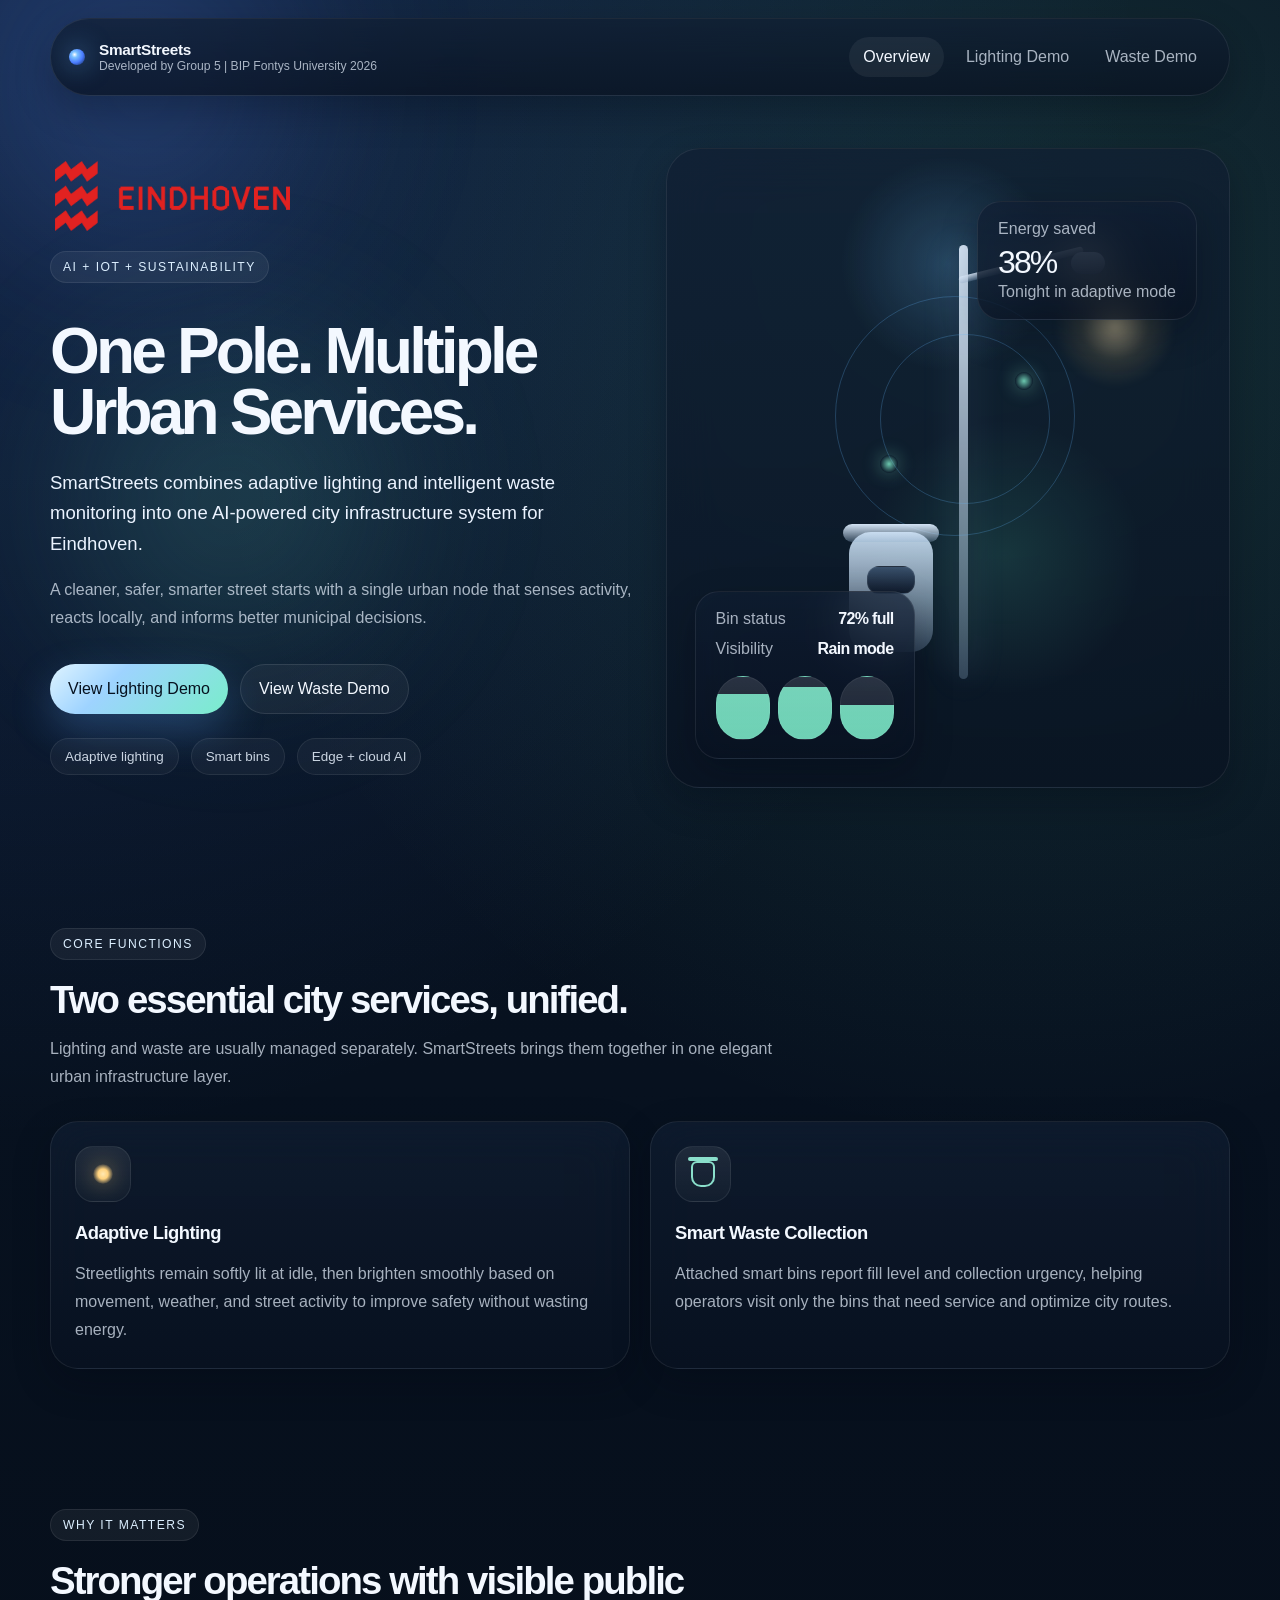
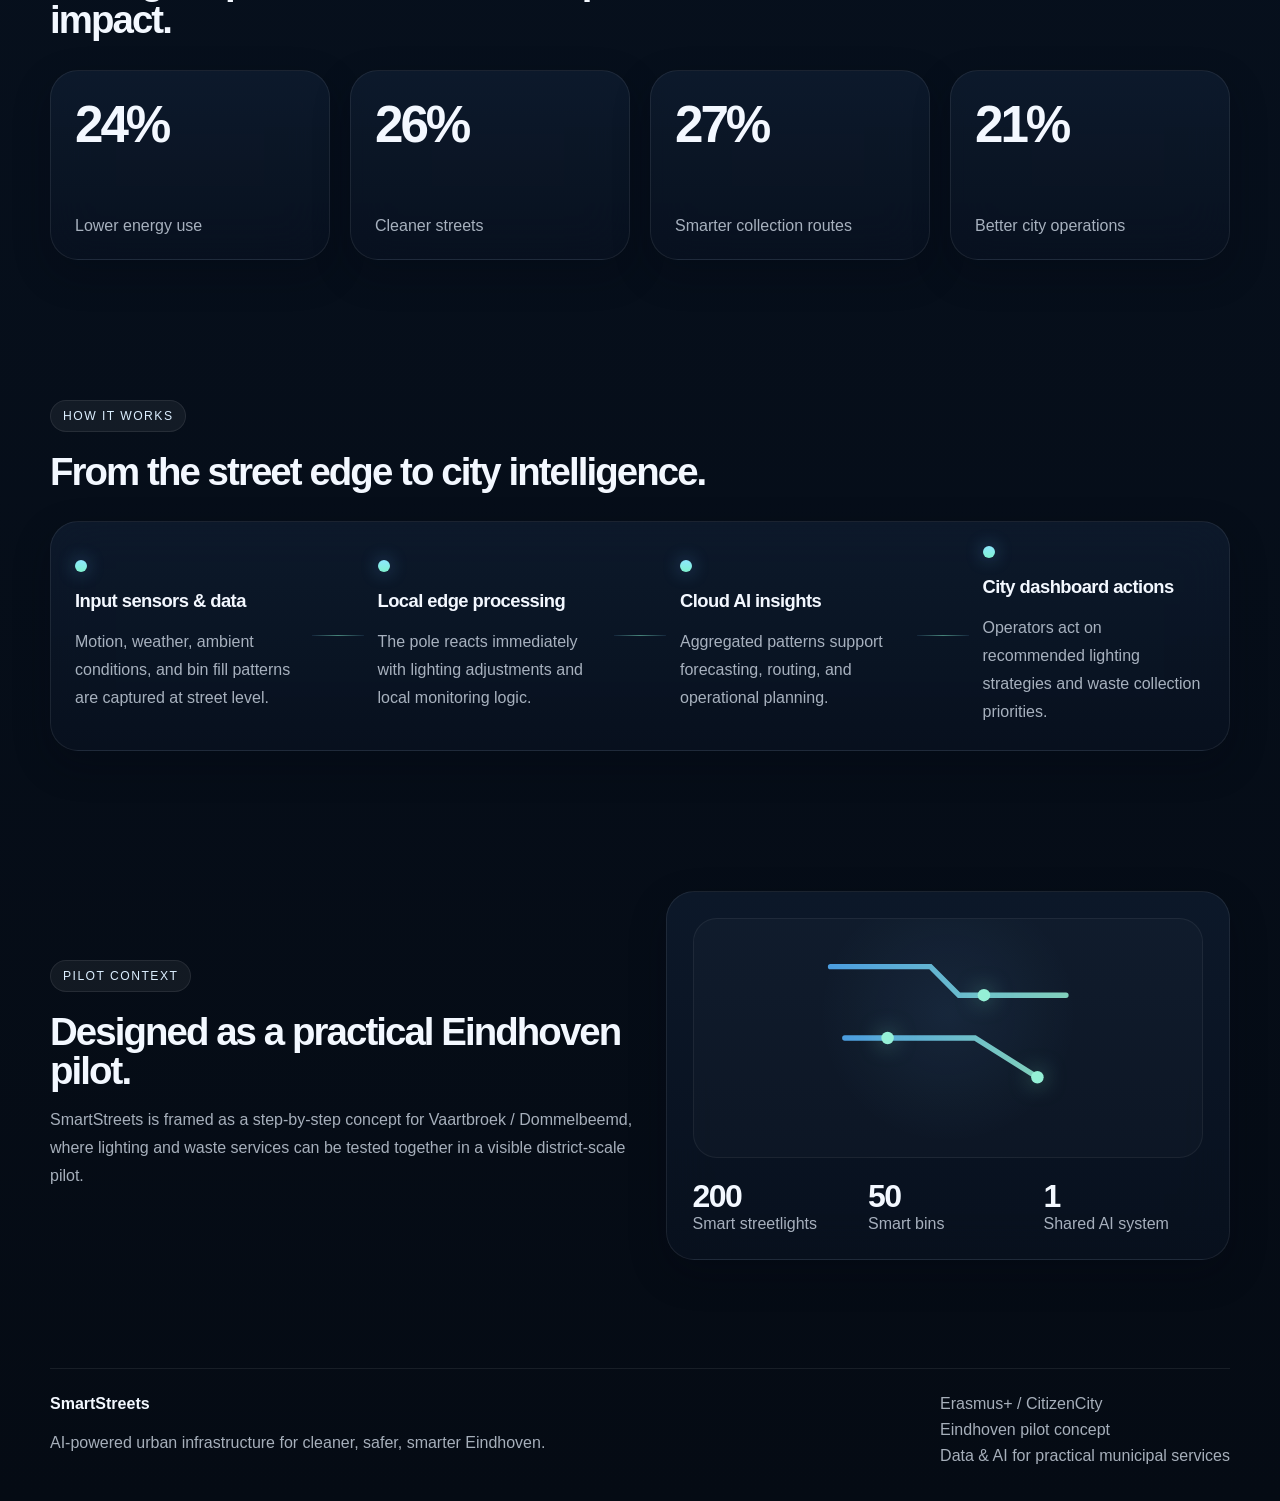
<file: index.html>
<!DOCTYPE html>
<html lang="en">
<head>
  <meta charset="UTF-8">
  <meta name="viewport" content="width=device-width, initial-scale=1.0">
  <title>SmartStreets | AI-Powered Urban Infrastructure</title>
  <meta name="description" content="SmartStreets is an Erasmus+ / CitizenCity concept for Eindhoven that combines adaptive lighting and smart waste collection in one intelligent street pole.">
  <link rel="stylesheet" href="style.css">
</head>
<body data-page="home">
  <div class="site-shell">
    <div class="ambient ambient-a"></div>
    <div class="ambient ambient-b"></div>
    <div class="ambient-grid"></div>

    <header class="site-header">
      <nav class="nav glass">
        <a class="brand" href="index.html" aria-label="SmartStreets home">
          <span class="brand-mark"></span>
          <span>
            <strong>SmartStreets</strong>
            <small>Developed by Group 5 | BIP Fontys University 2026</small>
          </span>
        </a>
        <button class="nav-toggle" type="button" aria-expanded="false" aria-label="Toggle navigation">
          <span></span>
          <span></span>
        </button>
        <div class="nav-links">
          <a class="nav-link active" href="index.html">Overview</a>
          <a class="nav-link" href="lighting.html">Lighting Demo</a>
          <a class="nav-link" href="waste.html">Waste Demo</a>
        </div>
      </nav>
    </header>

    <main>
      <section class="hero hero-home section">
        <div class="container hero-grid">
          <div class="hero-copy reveal">
            <span class="logo">
              <img src="/eindhoven-logo.png">
            </span>
            <div class="eyebrow">AI + IoT + Sustainability</div>
            <h1>One Pole. Multiple Urban Services.</h1>
            <p class="lead">SmartStreets combines adaptive lighting and intelligent waste monitoring into one AI-powered city infrastructure system for Eindhoven.</p>
            <p class="sublead">A cleaner, safer, smarter street starts with a single urban node that senses activity, reacts locally, and informs better municipal decisions.</p>
            <div class="hero-actions">
              <a class="button button-primary" href="lighting.html">View Lighting Demo</a>
              <a class="button button-secondary" href="waste.html">View Waste Demo</a>
            </div>
            <div class="hero-tags">
              <span>Adaptive lighting</span>
              <span>Smart bins</span>
              <span>Edge + cloud AI</span>
            </div>
          </div>

          <div class="hero-visual reveal" data-delay="120">
            <div class="hero-device glass">
              <div class="pole-illustration">
                <div class="pole-glow"></div>
                <div class="pole-stem"></div>
                <div class="pole-arm"></div>
                <div class="pole-lamp"></div>
                <div class="sensor-ring sensor-ring-a"></div>
                <div class="sensor-ring sensor-ring-b"></div>
                <div class="smart-bin">
                  <div class="smart-bin-lid"></div>
                  <div class="smart-bin-panel"></div>
                </div>
                <div class="data-pulse pulse-a"></div>
                <div class="data-pulse pulse-b"></div>
              </div>
              <div class="floating-card stats-card glass">
                <div class="metric-label">Energy saved</div>
                <div class="metric-value" data-count="38">0%</div>
                <div class="metric-meta">Tonight in adaptive mode</div>
              </div>
              <div class="floating-card status-card glass">
                <div class="status-row">
                  <span>Bin status</span>
                  <strong>72% full</strong>
                </div>
                <div class="status-row">
                  <span>Visibility</span>
                  <strong>Rain mode</strong>
                </div>
                <div class="mini-bars">
                  <span style="--fill: 0.72"></span>
                  <span style="--fill: 0.84"></span>
                  <span style="--fill: 0.55"></span>
                </div>
              </div>
            </div>
          </div>
        </div>
      </section>

      <section class="section">
        <div class="container">
          <div class="section-heading reveal">
            <div class="eyebrow">Core Functions</div>
            <h2>Two essential city services, unified.</h2>
            <p>Lighting and waste are usually managed separately. SmartStreets brings them together in one elegant urban infrastructure layer.</p>
          </div>
          <div class="feature-grid">
            <article class="feature-card glass reveal">
              <div class="feature-icon icon-light">
                <span></span>
              </div>
              <h3>Adaptive Lighting</h3>
              <p>Streetlights remain softly lit at idle, then brighten smoothly based on movement, weather, and street activity to improve safety without wasting energy.</p>
            </article>
            <article class="feature-card glass reveal" data-delay="100">
              <div class="feature-icon icon-bin">
                <span></span>
              </div>
              <h3>Smart Waste Collection</h3>
              <p>Attached smart bins report fill level and collection urgency, helping operators visit only the bins that need service and optimize city routes.</p>
            </article>
          </div>
        </div>
      </section>

      <section class="section">
        <div class="container">
          <div class="section-heading reveal">
            <div class="eyebrow">Why It Matters</div>
            <h2>Stronger operations with visible public impact.</h2>
          </div>
          <div class="metrics-grid">
            <article class="metric-card glass reveal">
              <strong data-count="27">0%</strong>
              <span>Lower energy use</span>
            </article>
            <article class="metric-card glass reveal" data-delay="80">
              <strong data-count="29">0%</strong>
              <span>Cleaner streets</span>
            </article>
            <article class="metric-card glass reveal" data-delay="160">
              <strong data-count="31">0%</strong>
              <span>Smarter collection routes</span>
            </article>
            <article class="metric-card glass reveal" data-delay="240">
              <strong data-count="24">0%</strong>
              <span>Better city operations</span>
            </article>
          </div>
        </div>
      </section>

      <section class="section">
        <div class="container">
          <div class="section-heading reveal">
            <div class="eyebrow">How It Works</div>
            <h2>From the street edge to city intelligence.</h2>
          </div>
          <div class="process-strip glass reveal">
            <div class="process-step">
              <div class="process-dot"></div>
              <h3>Input sensors &amp; data</h3>
              <p>Motion, weather, ambient conditions, and bin fill patterns are captured at street level.</p>
            </div>
            <div class="process-line"></div>
            <div class="process-step">
              <div class="process-dot"></div>
              <h3>Local edge processing</h3>
              <p>The pole reacts immediately with lighting adjustments and local monitoring logic.</p>
            </div>
            <div class="process-line"></div>
            <div class="process-step">
              <div class="process-dot"></div>
              <h3>Cloud AI insights</h3>
              <p>Aggregated patterns support forecasting, routing, and operational planning.</p>
            </div>
            <div class="process-line"></div>
            <div class="process-step">
              <div class="process-dot"></div>
              <h3>City dashboard actions</h3>
              <p>Operators act on recommended lighting strategies and waste collection priorities.</p>
            </div>
          </div>
        </div>
      </section>

      <section class="section">
        <div class="container pilot-grid">
          <div class="pilot-copy reveal">
            <div class="eyebrow">Pilot Context</div>
            <h2>Designed as a practical Eindhoven pilot.</h2>
            <p>SmartStreets is framed as a step-by-step concept for Vaartbroek / Dommelbeemd, where lighting and waste services can be tested together in a visible district-scale pilot.</p>
          </div>
          <div class="pilot-panel glass reveal" data-delay="120">
            <div class="pilot-map">
              <svg viewBox="0 0 360 240" aria-label="Stylized district map">
                <defs>
                  <linearGradient id="lineGlow" x1="0%" x2="100%">
                    <stop offset="0%" stop-color="#56b5ff"/>
                    <stop offset="100%" stop-color="#95f0d6"/>
                  </linearGradient>
                </defs>
                <path d="M48 40 L160 40 L192 72 L312 72" />
                <path d="M64 120 L210 120 L280 164" />
                <path d="M112 24 L112 184" />
                <path d="M220 48 L220 208" />
                <path d="M48 184 L312 184" />
                <circle cx="112" cy="120" r="7" />
                <circle cx="220" cy="72" r="7" />
                <circle cx="280" cy="164" r="7" />
              </svg>
            </div>
            <div class="pilot-stats">
              <div>
                <strong>200</strong>
                <span>Smart streetlights</span>
              </div>
              <div>
                <strong>50</strong>
                <span>Smart bins</span>
              </div>
              <div>
                <strong>1</strong>
                <span>Shared AI system</span>
              </div>
            </div>
          </div>
        </div>
      </section>
    </main>

    <footer class="site-footer">
      <div class="container footer-grid">
        <div>
          <strong>SmartStreets</strong>
          <p>AI-powered urban infrastructure for cleaner, safer, smarter Eindhoven.</p>
        </div>
        <div>
          <span>Erasmus+ / CitizenCity</span>
          <span>Eindhoven pilot concept</span>
          <span>Data &amp; AI for practical municipal services</span>
        </div>
      </div>
    </footer>
  </div>

  <div class="page-loader" aria-hidden="true">
    <div class="loader-mark"></div>
  </div>

  <script src="script.js"></script>
</body>
</html>
</file>
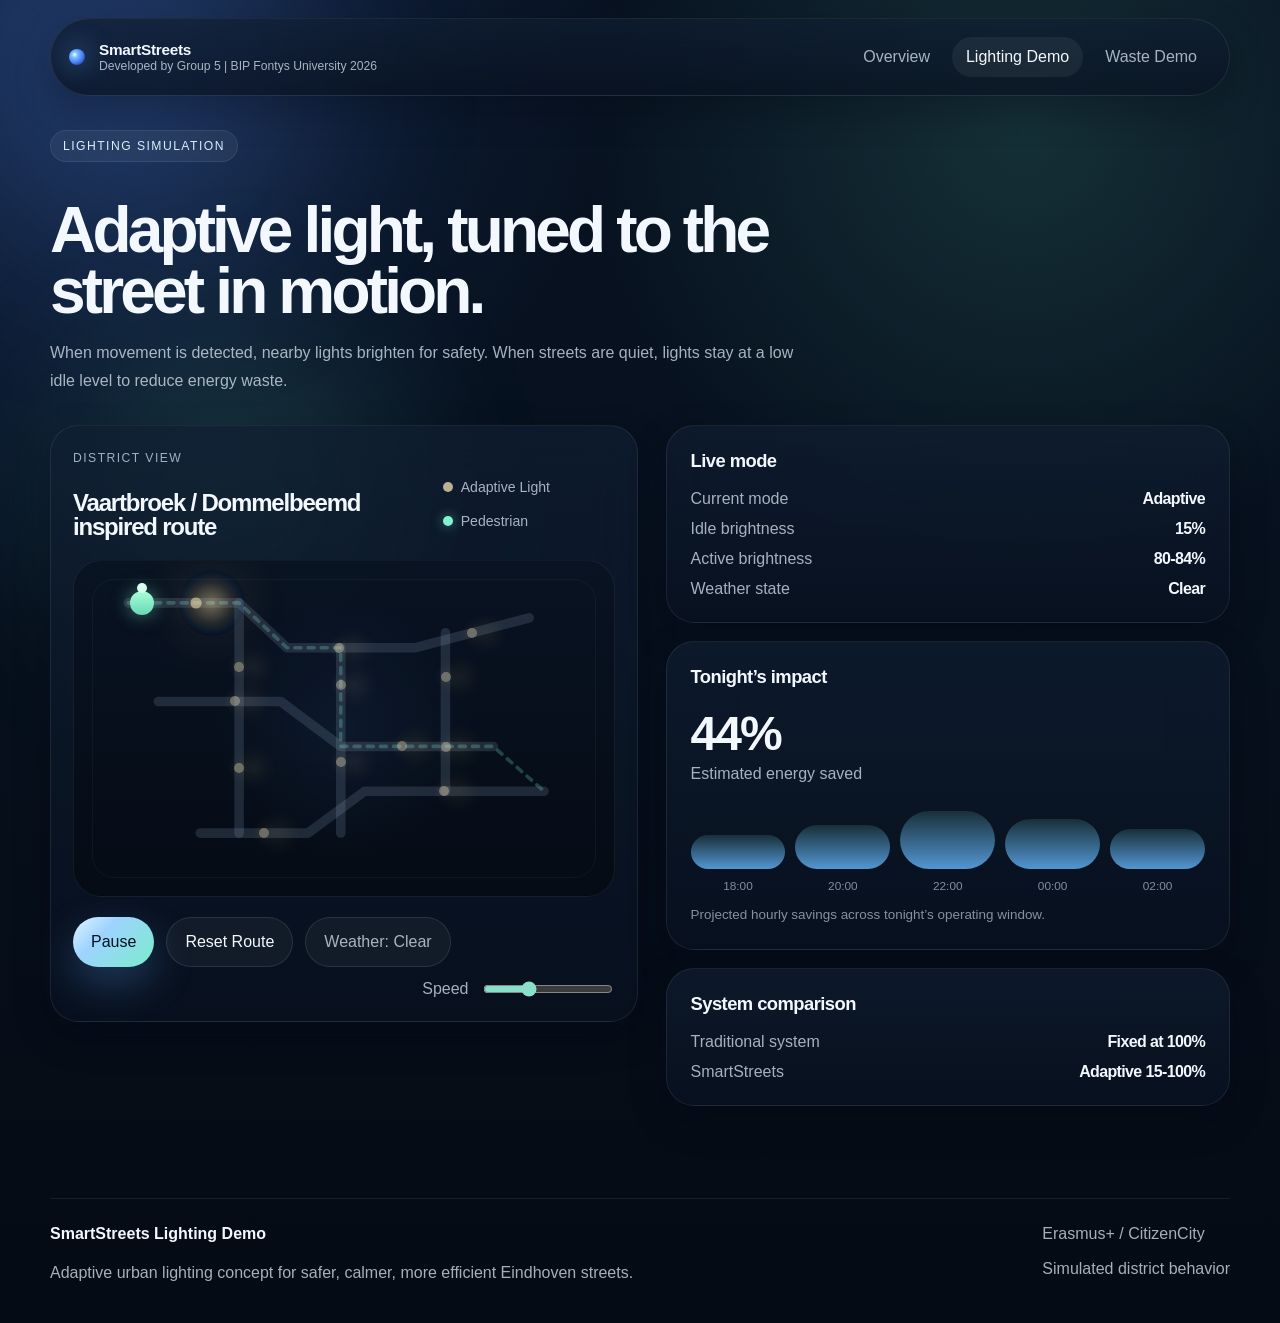
<file: lighting.html>
<!DOCTYPE html>
<html lang="en">
<head>
  <meta charset="UTF-8">
  <meta name="viewport" content="width=device-width, initial-scale=1.0">
  <title>SmartStreets Lighting Demo</title>
  <meta name="description" content="Adaptive lighting demo for the SmartStreets Eindhoven concept.">
  <link rel="stylesheet" href="style.css">
</head>
<body data-page="lighting">
  <div class="site-shell">
    <div class="ambient ambient-a"></div>
    <div class="ambient ambient-b"></div>
    <div class="ambient-grid"></div>

    <header class="site-header">
      <nav class="nav glass">
        <a class="brand" href="index.html" aria-label="SmartStreets home">
          <span class="brand-mark"></span>
          <span>
            <strong>SmartStreets</strong>
            <small>Developed by Group 5 | BIP Fontys University 2026</small>
          </span>
        </a>
        <button class="nav-toggle" type="button" aria-expanded="false" aria-label="Toggle navigation">
          <span></span>
          <span></span>
        </button>
        <div class="nav-links">
          <a class="nav-link" href="index.html">Overview</a>
          <a class="nav-link active" href="lighting.html">Lighting Demo</a>
          <a class="nav-link" href="waste.html">Waste Demo</a>
        </div>
      </nav>
    </header>

    <main class="section demo-page">
      <div class="container">
        <div class="section-heading reveal">
          <div class="eyebrow">Lighting Simulation</div>
          <h1>Adaptive light, tuned to the street in motion.</h1>
          <p>When movement is detected, nearby lights brighten for safety. When streets are quiet, lights stay at a low idle level to reduce energy waste.</p>
        </div>

        <section class="demo-layout">
          <div class="demo-stage glass reveal">
            <div class="map-header">
              <div>
                <span class="eyebrow small">District View</span>
                <h2>Vaartbroek / Dommelbeemd inspired route</h2>
              </div>
              <div class="legend">
                <span><i class="legend-dot idle"></i>Adaptive Light</span>
                <span><i class="legend-dot pedestrian-dot"></i>Pedestrian</span>
              </div>
            </div>

            <div class="lighting-map" id="lightingMap">
              <svg class="map-streets" viewBox="0 0 900 560" aria-hidden="true">
                <path d="M90 70 L275 70 L355 145 L570 145 L760 95" />
                <path d="M140 235 L345 235 L445 310 L700 310" />
                <path d="M210 455 L390 455 L485 385 L785 385" />
                <path d="M275 70 L275 455" />
                <path d="M445 145 L445 455" />
                <path d="M620 120 L620 385" />
              </svg>
              <svg class="route-path" viewBox="0 0 900 560" aria-hidden="true">
                <path id="pedestrianPath" d="M90 70 L275 70 L355 145 L445 145 L445 310 L700 310 L785 385" />
              </svg>
              <div class="walker" id="walker">
                <span></span>
              </div>
            </div>

            <div class="demo-controls">
              <button class="button button-primary" id="lightingPlay">Pause</button>
              <button class="button button-secondary" id="lightingReset">Reset Route</button>
              <button class="button button-ghost" id="weatherToggle">Weather: Clear</button>
              <label class="speed-control" for="lightingSpeed">
                <span>Speed</span>
                <input id="lightingSpeed" type="range" min="0.6" max="1.8" step="0.2" value="1">
              </label>
            </div>
          </div>

          <aside class="demo-sidebar reveal" data-delay="120">
            <article class="dashboard-card glass">
              <h3>Live mode</h3>
              <div class="data-list">
                <div><span>Current mode</span><strong id="modeValue">Adaptive</strong></div>
                <div><span>Idle brightness</span><strong>15%</strong></div>
                <div><span>Active brightness</span><strong id="activeRange">80-100%</strong></div>
                <div><span>Weather state</span><strong id="weatherValue">Clear</strong></div>
              </div>
            </article>
            <article class="dashboard-card glass">
              <h3>Tonight’s impact</h3>
              <div class="big-metric">
                <strong id="energySaved">0%</strong>
                <span>Estimated energy saved</span>
              </div>
              <div class="mini-chart">
                <span aria-label="18:00 projected savings"></span>
                <span aria-label="20:00 projected savings"></span>
                <span aria-label="22:00 projected savings"></span>
                <span aria-label="00:00 projected savings"></span>
                <span aria-label="02:00 projected savings"></span>
              </div>
              <div class="mini-chart-labels" aria-hidden="true">
                <span>18:00</span>
                <span>20:00</span>
                <span>22:00</span>
                <span>00:00</span>
                <span>02:00</span>
              </div>
              <p class="chart-caption">Projected hourly savings across tonight’s operating window.</p>
            </article>
            <article class="comparison-card glass">
              <h3>System comparison</h3>
              <div class="compare-row">
                <span>Traditional system</span>
                <strong>Fixed at 100%</strong>
              </div>
              <div class="compare-row">
                <span>SmartStreets</span>
                <strong>Adaptive 15-100%</strong>
              </div>
            </article>
          </aside>
        </section>
      </div>
    </main>

    <footer class="site-footer compact">
      <div class="container footer-grid">
        <div>
          <strong>SmartStreets Lighting Demo</strong>
          <p>Adaptive urban lighting concept for safer, calmer, more efficient Eindhoven streets.</p>
        </div>
        <div>
          <span>Erasmus+ / CitizenCity</span>
          <span>Simulated district behavior</span>
        </div>
      </div>
    </footer>
  </div>

  <div class="page-loader" aria-hidden="true">
    <div class="loader-mark"></div>
  </div>

  <script src="script.js"></script>
  <script src="lighting.js"></script>
</body>
</html>
</file>
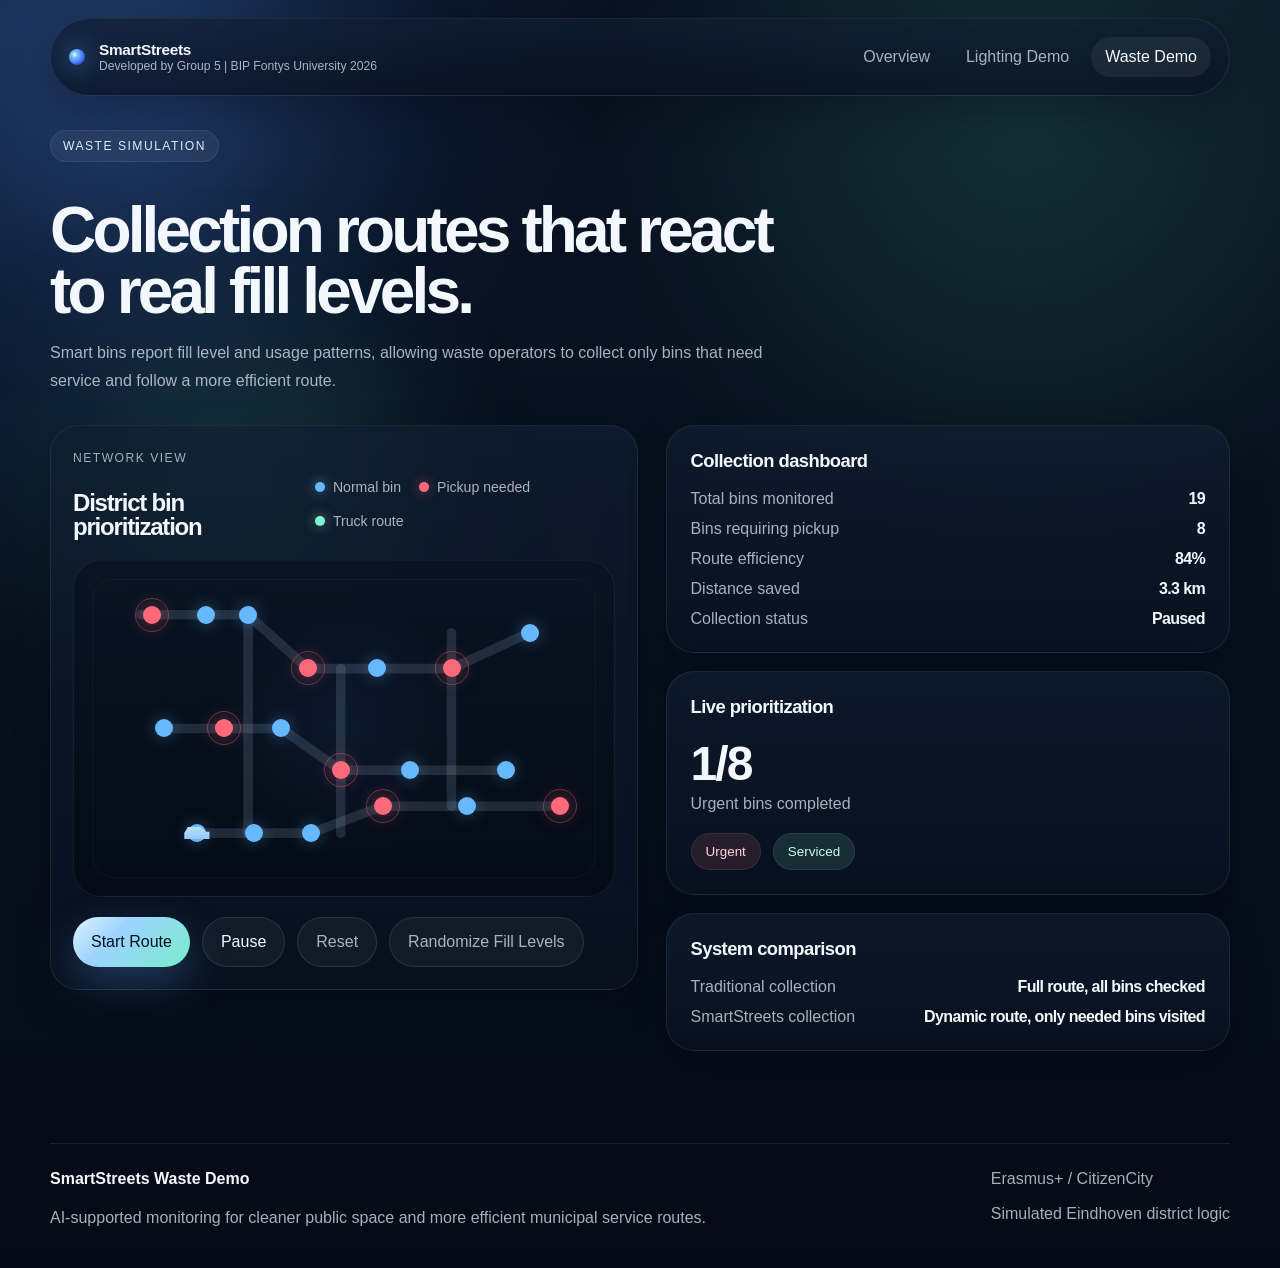
<file: waste.html>
<!DOCTYPE html>
<html lang="en">
<head>
  <meta charset="UTF-8">
  <meta name="viewport" content="width=device-width, initial-scale=1.0">
  <title>SmartStreets Waste Demo</title>
  <meta name="description" content="Smart waste collection demo for the SmartStreets Eindhoven concept.">
  <link rel="stylesheet" href="style.css">
</head>
<body data-page="waste">
  <div class="site-shell">
    <div class="ambient ambient-a"></div>
    <div class="ambient ambient-b"></div>
    <div class="ambient-grid"></div>

    <header class="site-header">
      <nav class="nav glass">
        <a class="brand" href="index.html" aria-label="SmartStreets home">
          <span class="brand-mark"></span>
          <span>
            <strong>SmartStreets</strong>
            <small>Developed by Group 5 | BIP Fontys University 2026</small>
          </span>
        </a>
        <button class="nav-toggle" type="button" aria-expanded="false" aria-label="Toggle navigation">
          <span></span>
          <span></span>
        </button>
        <div class="nav-links">
          <a class="nav-link" href="index.html">Overview</a>
          <a class="nav-link" href="lighting.html">Lighting Demo</a>
          <a class="nav-link active" href="waste.html">Waste Demo</a>
        </div>
      </nav>
    </header>

    <main class="section demo-page">
      <div class="container">
        <div class="section-heading reveal">
          <div class="eyebrow">Waste Simulation</div>
          <h1>Collection routes that react to real fill levels.</h1>
          <p>Smart bins report fill level and usage patterns, allowing waste operators to collect only bins that need service and follow a more efficient route.</p>
        </div>

        <section class="demo-layout">
          <div class="demo-stage glass reveal">
            <div class="map-header">
              <div>
                <span class="eyebrow small">Network View</span>
                <h2>District bin prioritization</h2>
              </div>
              <div class="legend">
                <span><i class="legend-dot blue"></i>Normal bin</span>
                <span><i class="legend-dot red"></i>Pickup needed</span>
                <span><i class="legend-dot truck-dot"></i>Truck route</span>
              </div>
            </div>

            <div class="waste-map" id="wasteMap">
              <svg class="map-streets" viewBox="0 0 900 560" aria-hidden="true">
                <path d="M110 90 L290 90 L390 180 L630 180 L760 120" />
                <path d="M150 280 L345 280 L445 350 L720 350" />
                <path d="M205 455 L395 455 L515 410 L810 410" />
                <path d="M290 90 L290 455" />
                <path d="M445 180 L445 455" />
                <path d="M630 120 L630 410" />
              </svg>
              <svg class="route-overlay" viewBox="0 0 900 560" aria-hidden="true">
                <path id="wasteRoutePath" d="" />
              </svg>
              <div class="truck" id="truck">
                <span></span>
              </div>
            </div>

            <div class="demo-controls">
              <button class="button button-primary" id="wasteStart">Start Route</button>
              <button class="button button-secondary" id="wastePause">Pause</button>
              <button class="button button-ghost" id="wasteReset">Reset</button>
              <button class="button button-ghost" id="wasteRandomize">Randomize Fill Levels</button>
            </div>
          </div>

          <aside class="demo-sidebar reveal" data-delay="120">
            <article class="dashboard-card glass">
              <h3>Collection dashboard</h3>
              <div class="data-list">
                <div><span>Total bins monitored</span><strong id="totalBins">0</strong></div>
                <div><span>Bins requiring pickup</span><strong id="pickupBins">0</strong></div>
                <div><span>Route efficiency</span><strong id="routeEfficiency">0%</strong></div>
                <div><span>Distance saved</span><strong id="distanceSaved">0 km</strong></div>
                <div><span>Collection status</span><strong id="collectionStatus">Idle</strong></div>
              </div>
            </article>
            <article class="dashboard-card glass">
              <h3>Live prioritization</h3>
              <div class="big-metric">
                <strong id="collectedCount">0/0</strong>
                <span>Urgent bins completed</span>
              </div>
              <div class="status-pill-row">
                <span class="status-pill urgent">Urgent</span>
                <span class="status-pill normal">Serviced</span>
              </div>
            </article>
            <article class="comparison-card glass">
              <h3>System comparison</h3>
              <div class="compare-row">
                <span>Traditional collection</span>
                <strong>Full route, all bins checked</strong>
              </div>
              <div class="compare-row">
                <span>SmartStreets collection</span>
                <strong>Dynamic route, only needed bins visited</strong>
              </div>
            </article>
          </aside>
        </section>
      </div>
    </main>

    <footer class="site-footer compact">
      <div class="container footer-grid">
        <div>
          <strong>SmartStreets Waste Demo</strong>
          <p>AI-supported monitoring for cleaner public space and more efficient municipal service routes.</p>
        </div>
        <div>
          <span>Erasmus+ / CitizenCity</span>
          <span>Simulated Eindhoven district logic</span>
        </div>
      </div>
    </footer>
  </div>

  <div class="page-loader" aria-hidden="true">
    <div class="loader-mark"></div>
  </div>

  <script src="script.js"></script>
  <script src="waste.js"></script>
</body>
</html>
</file>
<file: style.css>
:root {
  --bg: #07111f;
  --bg-soft: #0c1b30;
  --panel: rgba(11, 23, 41, 0.68);
  --panel-strong: rgba(11, 21, 38, 0.9);
  --line: rgba(255, 255, 255, 0.08);
  --line-strong: rgba(255, 255, 255, 0.16);
  --text: #f3f8ff;
  --muted: rgba(228, 238, 251, 0.72);
  --blue: #66b8ff;
  --blue-strong: #3d8dff;
  --mint: #83f2cf;
  --amber: #ffd27d;
  --red: #ff6a7a;
  --shadow: 0 28px 80px rgba(0, 0, 0, 0.35);
  --shadow-soft: 0 14px 36px rgba(2, 8, 18, 0.28);
  --radius-lg: 28px;
  --radius-md: 20px;
  --radius-sm: 14px;
  --container: min(1180px, calc(100vw - 48px));
  --nav-height: 78px;
  --transition: 260ms cubic-bezier(0.22, 1, 0.36, 1);
}

*,
*::before,
*::after {
  box-sizing: border-box;
}

html {
  scroll-behavior: smooth;
}

body {
  margin: 0;
  min-height: 100vh;
  font-family: "Avenir Next", Avenir, "Segoe UI", sans-serif;
  color: var(--text);
  background:
    radial-gradient(circle at top left, rgba(75, 136, 255, 0.2), transparent 34%),
    radial-gradient(circle at 80% 10%, rgba(99, 229, 187, 0.14), transparent 28%),
    linear-gradient(180deg, #081221 0%, #07111f 35%, #050b14 100%);
  overflow-x: hidden;
}

img,
svg {
  display: block;
  max-width: 100%;
}

a {
  color: inherit;
  text-decoration: none;
}

button,
input {
  font: inherit;
}

button {
  border: 0;
  background: none;
  color: inherit;
  cursor: pointer;
}

.site-shell {
  position: relative;
  isolation: isolate;
}

.ambient,
.ambient-grid {
  position: fixed;
  inset: 0;
  pointer-events: none;
}

.ambient {
  filter: blur(80px);
  opacity: 0.35;
  z-index: -3;
}

.ambient-a {
  top: -20%;
  left: -10%;
  width: 42vw;
  height: 42vw;
  background: radial-gradient(circle, rgba(95, 149, 255, 0.8), transparent 65%);
  animation: drift 18s ease-in-out infinite alternate;
}

.ambient-b {
  top: 30%;
  right: -12%;
  width: 36vw;
  height: 36vw;
  background: radial-gradient(circle, rgba(108, 232, 194, 0.65), transparent 70%);
  animation: drift 22s ease-in-out infinite alternate-reverse;
}

.ambient-grid {
  z-index: -2;
  opacity: 0.2;
  background-image:
    linear-gradient(rgba(255, 255, 255, 0.035) 1px, transparent 1px),
    linear-gradient(90deg, rgba(255, 255, 255, 0.035) 1px, transparent 1px);
  background-size: 72px 72px;
  mask-image: radial-gradient(circle at 50% 20%, black 25%, transparent 90%);
}

.container {
  width: var(--container);
  margin: 0 auto;
}

.section {
  padding: 48px 0 92px;
}

.site-header {
  position: sticky;
  top: 0;
  z-index: 20;
  padding: 18px 0 0;
}

.nav {
  width: var(--container);
  margin: 0 auto;
  min-height: var(--nav-height);
  padding: 14px 18px;
  display: flex;
  align-items: center;
  justify-content: space-between;
  gap: 18px;
  border-radius: 40px;
}

.glass {
  background: linear-gradient(180deg, rgba(16, 30, 50, 0.7), rgba(9, 18, 33, 0.72));
  border: 1px solid var(--line);
  box-shadow: var(--shadow-soft);
  backdrop-filter: blur(24px);
  -webkit-backdrop-filter: blur(24px);
}

.brand {
  display: inline-flex;
  align-items: center;
  gap: 14px;
}

.brand strong,
.brand small {
  display: block;
}

.brand strong {
  font-size: 0.96rem;
  letter-spacing: -0.02em;
}

.brand small {
  color: var(--muted);
  font-size: 0.76rem;
}

.brand-mark {
  width: 16px;
  height: 16px;
  border-radius: 50%;
  background: radial-gradient(circle at 35% 35%, #ffffff 0%, #7bc1ff 20%, #4a7cff 55%, #0d2040 100%);
  box-shadow: 0 0 26px rgba(102, 184, 255, 0.65);
}

.nav-links {
  display: flex;
  align-items: center;
  gap: 8px;
}

.nav-link {
  position: relative;
  padding: 11px 14px;
  color: var(--muted);
  border-radius: 999px;
  transition: background var(--transition), color var(--transition), transform var(--transition);
}

.nav-link:hover,
.nav-link.active {
  color: var(--text);
  background: rgba(255, 255, 255, 0.06);
}

.nav-toggle {
  display: none;
  width: 46px;
  height: 46px;
  border-radius: 14px;
  border: 1px solid var(--line);
}

.nav-toggle span {
  display: block;
  width: 18px;
  height: 2px;
  margin: 5px auto;
  background: var(--text);
  transition: transform var(--transition), opacity var(--transition);
}

.hero {
  padding-top: 52px;
}

.hero-grid,
.pilot-grid,
.demo-layout {
  display: grid;
  grid-template-columns: 1.02fr 0.98fr;
  gap: 28px;
  align-items: center;
}

.eyebrow {
  display: inline-flex;
  align-items: center;
  gap: 8px;
  padding: 8px 12px;
  margin-bottom: 20px;
  border-radius: 999px;
  color: #dcefff;
  font-size: 0.76rem;
  text-transform: uppercase;
  letter-spacing: 0.12em;
  background: rgba(255, 255, 255, 0.055);
  border: 1px solid rgba(255, 255, 255, 0.08);
}

.eyebrow.small {
  padding: 0;
  border: 0;
  background: none;
  color: rgba(210, 226, 245, 0.75);
}

h1,
h2,
h3,
p {
  margin: 0;
}

h1 {
  margin-top: 18px;
  font-size: clamp(3rem, 5vw, 5.4rem);
  line-height: 0.96;
  letter-spacing: -0.06em;
}

h2 {
  font-size: clamp(2rem, 3vw, 3.3rem);
  line-height: 1.02;
  letter-spacing: -0.05em;
}

h3 {
  font-size: 1.15rem;
  letter-spacing: -0.03em;
}

.lead {
  margin-top: 24px;
  max-width: 62ch;
  font-size: 1.16rem;
  line-height: 1.65;
  color: #ebf3ff;
}

.sublead,
.section-heading p,
.feature-card p,
.process-step p,
.pilot-copy p,
.site-footer p,
.demo-page .section-heading p {
  margin-top: 16px;
  color: var(--muted);
  line-height: 1.75;
}

.hero-actions,
.hero-tags,
.demo-controls,
.legend,
.status-pill-row {
  display: flex;
  flex-wrap: wrap;
  gap: 12px;
  margin-top: 20px;
}

.hero-actions {
  margin-top: 32px;
}

.hero-tags {
  margin-top: 24px;
}

.logo{
  width: 40%;
  display: flex;
  justify-content: center;
  align-items: center;
  margin-bottom: 20px;
  margin-left: 5px;
}

.hero-tags span,
.status-pill {
  padding: 10px 14px;
  border-radius: 999px;
  border: 1px solid rgba(255, 255, 255, 0.08);
  background: rgba(255, 255, 255, 0.04);
  color: rgba(228, 238, 251, 0.88);
  font-size: 0.84rem;
}

.button {
  display: inline-flex;
  align-items: center;
  justify-content: center;
  min-height: 50px;
  padding: 0 18px;
  border-radius: 999px;
  transition: transform var(--transition), box-shadow var(--transition), background var(--transition), border-color var(--transition);
}

.button:hover {
  transform: translateY(-2px);
}

.button-primary {
  color: #06111f;
  background: linear-gradient(135deg, #dff4ff 0%, #9ed3ff 35%, #79edcb 100%);
  box-shadow: 0 16px 40px rgba(92, 164, 255, 0.28);
}

.button-secondary,
.button-ghost {
  border: 1px solid rgba(255, 255, 255, 0.1);
  background: rgba(255, 255, 255, 0.045);
}

.button-ghost {
  color: var(--muted);
}

.hero-device {
  position: relative;
  min-height: 640px;
  border-radius: 34px;
  overflow: hidden;
  padding: 40px;
}

.hero-device::before {
  content: "";
  position: absolute;
  inset: 0;
  background:
    radial-gradient(circle at 50% 18%, rgba(108, 194, 255, 0.22), transparent 18%),
    radial-gradient(circle at 60% 64%, rgba(95, 246, 201, 0.12), transparent 26%);
}

.pole-illustration {
  position: absolute;
  inset: 0;
}

.pole-stem,
.pole-arm,
.pole-lamp,
.smart-bin,
.smart-bin-lid,
.smart-bin-panel {
  position: absolute;
  background: linear-gradient(180deg, rgba(222, 238, 255, 0.95), rgba(141, 171, 201, 0.3));
}

.pole-stem {
  left: 52%;
  top: 15%;
  width: 9px;
  height: 68%;
  border-radius: 999px;
  box-shadow: 0 0 36px rgba(180, 210, 255, 0.18);
}

.pole-arm {
  left: 52%;
  top: 20%;
  width: 128px;
  height: 7px;
  border-radius: 999px;
  transform-origin: left center;
  transform: rotate(-14deg);
}

.pole-lamp {
  left: calc(52% + 112px);
  top: calc(20% - 25px);
  width: 34px;
  height: 22px;
  border-radius: 18px;
  box-shadow: 0 0 32px rgba(255, 211, 127, 0.5);
}

.pole-glow {
  position: absolute;
  left: calc(52% + 96px);
  top: calc(20% - 10px);
  width: 120px;
  height: 120px;
  border-radius: 50%;
  background: radial-gradient(circle, rgba(255, 226, 169, 0.5), rgba(255, 206, 113, 0.12) 38%, transparent 72%);
  filter: blur(3px);
  animation: breathe 3.4s ease-in-out infinite;
}

.sensor-ring,
.data-pulse {
  position: absolute;
  border-radius: 50%;
  border: 1px solid rgba(102, 184, 255, 0.24);
}

.sensor-ring-a {
  width: 170px;
  height: 170px;
  top: 29%;
  left: 38%;
}

.sensor-ring-b {
  width: 240px;
  height: 240px;
  top: 23%;
  left: 30%;
  animation: spin 16s linear infinite;
}

.data-pulse {
  width: 18px;
  height: 18px;
  background: radial-gradient(circle, rgba(131, 242, 207, 0.8), transparent 70%);
  border: 0;
  box-shadow: 0 0 18px rgba(131, 242, 207, 0.38);
}

.pulse-a {
  top: 48%;
  left: 38%;
  animation: floatY 5.2s ease-in-out infinite;
}

.pulse-b {
  top: 35%;
  left: 62%;
  animation: floatY 4.4s ease-in-out infinite reverse;
}

.smart-bin {
  left: calc(52% - 110px);
  top: 60%;
  width: 84px;
  height: 120px;
  border-radius: 22px;
  background: linear-gradient(180deg, rgba(205, 227, 247, 0.92), rgba(114, 142, 173, 0.34));
}

.smart-bin-lid {
  left: -6px;
  top: -8px;
  width: 96px;
  height: 18px;
  border-radius: 14px;
}

.smart-bin-panel {
  left: 18px;
  top: 34px;
  width: 48px;
  height: 28px;
  border-radius: 12px;
  background: linear-gradient(180deg, rgba(34, 58, 87, 0.78), rgba(9, 20, 37, 0.94));
  border: 1px solid rgba(255, 255, 255, 0.08);
}

.floating-card {
  position: absolute;
  padding: 18px 20px;
  border-radius: 24px;
}

.stats-card {
  top: 52px;
  right: 32px;
  min-width: 180px;
}

.status-card {
  left: 28px;
  bottom: 28px;
  min-width: 220px;
}

.metric-label,
.metric-meta,
.status-row span,
.compare-row span,
.data-list span,
.big-metric span,
.metric-card span {
  color: var(--muted);
}

.metric-value {
  margin: 6px 0 2px;
  font-size: 2rem;
  letter-spacing: -0.06em;
}

.status-row,
.compare-row,
.data-list div,
.map-header {
  display: flex;
  align-items: center;
  justify-content: space-between;
  gap: 14px;
}

.status-row + .status-row,
.compare-row + .compare-row,
.data-list div + div {
  margin-top: 12px;
}

.mini-bars {
  display: flex;
  gap: 8px;
  margin-top: 18px;
}

.mini-bars span {
  flex: 1;
  height: 64px;
  border-radius: 999px;
  background:
    linear-gradient(180deg, rgba(255, 255, 255, 0.08), rgba(255, 255, 255, 0.02)),
    linear-gradient(0deg, rgba(125, 242, 206, 0.85) calc(var(--fill) * 100%), rgba(255, 255, 255, 0.05) calc(var(--fill) * 100%));
  border: 1px solid rgba(255, 255, 255, 0.06);
}

.section-heading {
  max-width: 760px;
  margin-bottom: 30px;
}

.feature-grid,
.metrics-grid {
  display: grid;
  gap: 20px;
}

.feature-grid {
  grid-template-columns: repeat(2, minmax(0, 1fr));
}

.metrics-grid {
  grid-template-columns: repeat(4, minmax(0, 1fr));
}

.feature-card,
.metric-card,
.dashboard-card,
.comparison-card,
.pilot-panel,
.process-strip,
.demo-stage {
  border-radius: var(--radius-lg);
}

.feature-card,
.metric-card,
.dashboard-card,
.comparison-card {
  padding: 24px;
}

.feature-card {
  min-height: 240px;
}

.feature-icon {
  width: 56px;
  height: 56px;
  margin-bottom: 20px;
  border-radius: 18px;
  position: relative;
  background: linear-gradient(180deg, rgba(255, 255, 255, 0.08), rgba(255, 255, 255, 0.03));
  border: 1px solid rgba(255, 255, 255, 0.08);
}

.icon-light span,
.icon-bin span {
  position: absolute;
  inset: 0;
  margin: auto;
}

.icon-light span {
  width: 20px;
  height: 20px;
  border-radius: 50%;
  background: radial-gradient(circle, #ffe8b2 0%, #ffd27d 35%, rgba(255, 210, 125, 0.15) 70%);
  box-shadow: 0 0 22px rgba(255, 210, 125, 0.4);
}

.icon-bin span {
  width: 24px;
  height: 26px;
  border-radius: 6px 6px 10px 10px;
  border: 2px solid #8adfcb;
}

.icon-bin span::before {
  content: "";
  position: absolute;
  left: 50%;
  top: -6px;
  width: 30px;
  height: 4px;
  transform: translateX(-50%);
  border-radius: 999px;
  background: #8adfcb;
}

.metric-card {
  min-height: 190px;
  display: flex;
  flex-direction: column;
  justify-content: space-between;
}

.metric-card strong {
  font-size: clamp(2.2rem, 4vw, 3.4rem);
  letter-spacing: -0.06em;
}

.process-strip {
  display: grid;
  grid-template-columns: repeat(7, auto);
  align-items: center;
  gap: 14px;
  padding: 24px;
}

.process-step {
  min-width: 200px;
}

.process-dot {
  width: 12px;
  height: 12px;
  margin-bottom: 18px;
  border-radius: 50%;
  background: linear-gradient(180deg, #8ee7ff, #80f2d0);
  box-shadow: 0 0 18px rgba(102, 184, 255, 0.45);
}

.process-line {
  width: 52px;
  height: 1px;
  background: linear-gradient(90deg, rgba(102, 184, 255, 0.1), rgba(131, 242, 207, 0.5), rgba(102, 184, 255, 0.1));
}

.pilot-panel {
  padding: 26px;
}

.pilot-map {
  height: 240px;
  padding: 12px;
  border-radius: 24px;
  border: 1px solid rgba(255, 255, 255, 0.06);
  background: radial-gradient(circle at 50% 40%, rgba(102, 184, 255, 0.08), transparent 44%), rgba(255, 255, 255, 0.02);
}

.pilot-map svg {
  width: 100%;
  height: 100%;
}

.pilot-map path {
  fill: none;
  stroke: url(#lineGlow);
  stroke-width: 6;
  stroke-linecap: round;
  opacity: 0.85;
}

.pilot-map circle {
  fill: #95f0d6;
  filter: drop-shadow(0 0 12px rgba(131, 242, 207, 0.55));
}

.pilot-stats {
  margin-top: 20px;
  display: grid;
  grid-template-columns: repeat(3, minmax(0, 1fr));
  gap: 16px;
}

.pilot-stats strong {
  display: block;
  font-size: 2rem;
  letter-spacing: -0.05em;
}

.pilot-stats span {
  color: var(--muted);
}

.demo-page {
  padding-top: 34px;
}

.demo-layout {
  align-items: start;
}

.demo-stage {
  padding: 22px;
}

.demo-sidebar {
  display: grid;
  gap: 18px;
}

.map-header {
  margin-bottom: 20px;
}

.map-header h2 {
  margin-top: 6px;
  font-size: 1.5rem;
}

.legend {
  gap: 18px;
  color: var(--muted);
  font-size: 0.88rem;
}

.legend span {
  display: inline-flex;
  align-items: center;
  gap: 8px;
}

.legend-dot {
  width: 10px;
  height: 10px;
  border-radius: 50%;
}

.legend-dot.idle {
  background: rgba(255, 236, 188, 0.72);
}

.legend-dot.active,
.legend-dot.blue {
  background: var(--blue);
  box-shadow: 0 0 12px rgba(102, 184, 255, 0.6);
}

.legend-dot.red {
  background: var(--red);
  box-shadow: 0 0 12px rgba(255, 106, 122, 0.5);
}

.legend-dot.pedestrian-dot,
.legend-dot.truck-dot {
  background: var(--mint);
  box-shadow: 0 0 12px rgba(131, 242, 207, 0.5);
}

.lighting-map,
.waste-map {
  position: relative;
  aspect-ratio: 900 / 560;
  height: auto;
  overflow: hidden;
  border-radius: 28px;
  border: 1px solid rgba(255, 255, 255, 0.06);
  background:
    radial-gradient(circle at 50% 50%, rgba(78, 132, 240, 0.08), transparent 40%),
    linear-gradient(180deg, rgba(9, 19, 34, 0.88), rgba(5, 12, 21, 0.98));
}

.lighting-map::before,
.waste-map::before {
  content: "";
  position: absolute;
  inset: 18px;
  border-radius: 22px;
  border: 1px solid rgba(255, 255, 255, 0.04);
  pointer-events: none;
}

.map-streets,
.route-path,
.route-overlay {
  position: absolute;
  inset: 0;
  width: 100%;
  height: 100%;
}

.map-streets path {
  fill: none;
  stroke: rgba(185, 211, 239, 0.14);
  stroke-width: 16;
  stroke-linecap: round;
  stroke-linejoin: round;
}

.route-path path,
.route-overlay path {
  fill: none;
  stroke-width: 6;
  stroke-linecap: round;
  stroke-linejoin: round;
  stroke-dasharray: 10 12;
}

.route-path path {
  stroke: rgba(131, 242, 207, 0.24);
}

.route-overlay path {
  stroke: rgba(131, 242, 207, 0.78);
  filter: drop-shadow(0 0 8px rgba(131, 242, 207, 0.28));
}

.light-node,
.bin-node,
.walker,
.truck {
  position: absolute;
  transform: translate(-50%, -50%);
}

.light-node {
  width: 20px;
  height: 20px;
}

.light-node::before,
.light-node::after {
  content: "";
  position: absolute;
  inset: 0;
  margin: auto;
  border-radius: 50%;
  transition: transform 400ms ease, opacity 400ms ease, background 400ms ease, box-shadow 400ms ease;
}

.light-node::before {
  width: 10px;
  height: 10px;
  background: rgba(255, 236, 188, 0.72);
  border: 1px solid rgba(255, 255, 255, 0.08);
  box-shadow: 0 0 10px rgba(255, 214, 132, 0.22);
}

.light-node::after {
  width: 48px;
  height: 48px;
  opacity: 0.34;
  background: radial-gradient(circle, rgba(255, 226, 170, 0.42), rgba(255, 210, 125, 0.1) 48%, rgba(102, 184, 255, 0.02) 68%, transparent 78%);
}

.light-node.active::before {
  background: rgba(255, 233, 187, 0.95);
  box-shadow: 0 0 18px rgba(255, 210, 125, 0.74);
}

.light-node.active::after {
  opacity: 1;
  transform: scale(1.2);
  background: radial-gradient(circle, rgba(255, 228, 170, 0.65), rgba(255, 210, 125, 0.18) 44%, rgba(102, 184, 255, 0.08) 62%, transparent 74%);
  box-shadow: 0 0 42px rgba(255, 210, 125, 0.18);
}

.walker,
.truck {
  width: 24px;
  height: 24px;
  z-index: 4;
}

.walker span,
.truck span {
  position: absolute;
  inset: 0;
  border-radius: 50%;
}

.walker span {
  background: linear-gradient(180deg, #a6ffd8, #69d8b4);
  box-shadow: 0 0 18px rgba(131, 242, 207, 0.5);
}

.walker span::before {
  content: "";
  position: absolute;
  left: 50%;
  top: -8px;
  width: 10px;
  height: 10px;
  border-radius: 50%;
  transform: translateX(-50%);
  background: #d5ffee;
}

.truck {
  width: 30px;
  height: 30px;
}

.truck span {
  background: linear-gradient(180deg, #d7f2ff, #75b8ff);
  clip-path: polygon(8% 50%, 20% 30%, 64% 30%, 80% 46%, 92% 46%, 92% 70%, 8% 70%);
  box-shadow: 0 0 18px rgba(102, 184, 255, 0.45);
}

.truck span::before,
.truck span::after {
  content: "";
  position: absolute;
  bottom: 3px;
  width: 6px;
  height: 6px;
  border-radius: 50%;
  background: #07111f;
}

.truck span::before {
  left: 8px;
}

.truck span::after {
  right: 8px;
}

.speed-control {
  margin-left: auto;
  display: inline-flex;
  align-items: center;
  gap: 12px;
  color: var(--muted);
}

.speed-control input {
  width: 130px;
  accent-color: #8adfcb;
}

.dashboard-card h3,
.comparison-card h3 {
  margin-bottom: 18px;
}

.data-list strong,
.compare-row strong,
.status-row strong,
.big-metric strong {
  letter-spacing: -0.04em;
}

.big-metric strong {
  display: block;
  font-size: 3rem;
  margin-bottom: 4px;
}

.mini-chart {
  margin-top: 18px;
  display: grid;
  grid-template-columns: repeat(5, 1fr);
  gap: 10px;
  align-items: end;
  height: 68px;
}

.mini-chart span {
  height: calc(var(--bar-height, 42) * 1px);
  border-radius: 999px;
  background: linear-gradient(180deg, rgba(131, 242, 207, 0.12), rgba(102, 184, 255, 0.8));
  animation: chartPulse 4s ease-in-out infinite;
}

.mini-chart span:nth-child(1) { animation-delay: 0.1s; }
.mini-chart span:nth-child(2) { animation-delay: 0.3s; }
.mini-chart span:nth-child(3) { animation-delay: 0.5s; }
.mini-chart span:nth-child(4) { animation-delay: 0.7s; }
.mini-chart span:nth-child(5) { animation-delay: 0.9s; }

.mini-chart-labels {
  margin-top: 10px;
  display: grid;
  grid-template-columns: repeat(5, 1fr);
  gap: 10px;
  color: rgba(228, 238, 251, 0.56);
  font-size: 0.74rem;
  text-align: center;
}

.chart-caption {
  margin-top: 12px;
  color: rgba(228, 238, 251, 0.58);
  font-size: 0.84rem;
  line-height: 1.5;
}

.bin-node {
  width: 18px;
  height: 18px;
  border-radius: 50%;
  z-index: 3;
  transition: background 280ms ease, box-shadow 280ms ease, transform 280ms ease;
}

.bin-node::before {
  content: "";
  position: absolute;
  inset: -8px;
  border-radius: 50%;
  border: 1px solid transparent;
  opacity: 0;
}

.bin-node.normal {
  background: var(--blue);
  box-shadow: 0 0 16px rgba(102, 184, 255, 0.38);
}

.bin-node.urgent {
  background: var(--red);
  box-shadow: 0 0 18px rgba(255, 106, 122, 0.55);
  animation: urgentPulse 1.8s ease-in-out infinite;
}

.bin-node.urgent::before {
  opacity: 1;
  border-color: rgba(255, 106, 122, 0.36);
}

.status-pill.urgent {
  color: #ffd8dd;
  background: rgba(255, 106, 122, 0.12);
}

.status-pill.normal {
  color: #c9fdee;
  background: rgba(131, 242, 207, 0.12);
}

.site-footer {
  padding: 16px 0 36px;
}

.site-footer.compact {
  padding-top: 0;
}

.footer-grid {
  display: flex;
  justify-content: space-between;
  gap: 24px;
  padding-top: 26px;
  border-top: 1px solid rgba(255, 255, 255, 0.08);
}

.footer-grid > div:last-child {
  display: grid;
  gap: 8px;
  color: var(--muted);
}

.page-loader {
  position: fixed;
  inset: 0;
  z-index: 40;
  display: grid;
  place-items: center;
  background: rgba(4, 9, 18, 0.96);
  transition: opacity 700ms ease, visibility 700ms ease;
}

.page-loader.hidden {
  opacity: 0;
  visibility: hidden;
}

.loader-mark {
  width: 54px;
  height: 54px;
  border-radius: 50%;
  border: 1px solid rgba(255, 255, 255, 0.14);
  border-top-color: rgba(131, 242, 207, 0.95);
  animation: spin 1.1s linear infinite;
}

.reveal {
  opacity: 0;
  transform: translateY(28px);
  transition: opacity 680ms ease, transform 680ms ease;
  transition-delay: var(--reveal-delay, 0ms);
}

.reveal.is-visible {
  opacity: 1;
  transform: translateY(0);
}

.page-ready main,
.page-ready footer,
.page-ready header {
  animation: fadeUp 0.9s cubic-bezier(0.22, 1, 0.36, 1);
}

@keyframes drift {
  from { transform: translate3d(0, 0, 0) scale(1); }
  to { transform: translate3d(4%, 5%, 0) scale(1.08); }
}

@keyframes spin {
  to { transform: rotate(360deg); }
}

@keyframes breathe {
  0%, 100% { transform: scale(0.96); opacity: 0.8; }
  50% { transform: scale(1.06); opacity: 1; }
}

@keyframes floatY {
  0%, 100% { transform: translateY(0); opacity: 0.7; }
  50% { transform: translateY(-14px); opacity: 1; }
}

@keyframes chartPulse {
  0%, 100% { opacity: 0.7; }
  50% { opacity: 1; }
}

@keyframes urgentPulse {
  0%, 100% { transform: translate(-50%, -50%) scale(1); }
  50% { transform: translate(-50%, -50%) scale(1.14); }
}

@keyframes fadeUp {
  from { opacity: 0; transform: translateY(12px); }
  to { opacity: 1; transform: translateY(0); }
}

@media (max-width: 1080px) {
  .hero-grid,
  .pilot-grid,
  .demo-layout,
  .feature-grid,
  .metrics-grid {
    grid-template-columns: 1fr;
  }

  .metrics-grid {
    grid-template-columns: repeat(2, minmax(0, 1fr));
  }

  .process-strip {
    grid-template-columns: 1fr;
  }

  .process-line {
    width: 1px;
    height: 28px;
    margin-left: 5px;
  }

  .hero-device {
    min-height: 540px;
  }

  .demo-sidebar {
    grid-template-columns: repeat(3, minmax(0, 1fr));
  }
}

@media (max-width: 820px) {
  .container {
    width: min(100vw - 28px, 1180px);
  }

  .nav {
    position: relative;
    align-items: center;
  }

  .nav-toggle {
    display: inline-flex;
    align-items: center;
    justify-content: center;
    flex-direction: column;
  }

  .nav-links {
    position: absolute;
    left: 0;
    right: 0;
    top: calc(100% + 10px);
    flex-direction: column;
    align-items: stretch;
    padding: 12px;
    border-radius: 24px;
    background: rgba(8, 17, 30, 0.95);
    border: 1px solid rgba(255, 255, 255, 0.08);
    backdrop-filter: blur(18px);
    opacity: 0;
    visibility: hidden;
    transform: translateY(-8px);
    transition: opacity var(--transition), transform var(--transition), visibility var(--transition);
  }

  .nav-open .nav-links {
    opacity: 1;
    visibility: visible;
    transform: translateY(0);
  }

  .hero-device {
    min-height: 460px;
    padding: 28px;
  }

  .lighting-map,
  .waste-map {
    min-height: 440px;
  }

  .demo-controls {
    align-items: stretch;
  }

  .speed-control {
    width: 100%;
    margin-left: 0;
    justify-content: space-between;
  }

  .demo-sidebar {
    grid-template-columns: 1fr;
  }

  .footer-grid {
    flex-direction: column;
  }
}

@media (max-width: 560px) {
  body {
    background-size: cover;
  }

  .section {
    padding: 34px 0 74px;
  }

  h1 {
    font-size: 2.7rem;
  }

  h2 {
    font-size: 1.9rem;
  }

  .metrics-grid,
  .pilot-stats {
    grid-template-columns: 1fr;
  }

  .hero-device {
    min-height: 420px;
  }

  .floating-card {
    position: relative;
  }

  .stats-card,
  .status-card {
    inset: auto;
    margin-top: 14px;
  }

  .lighting-map,
  .waste-map {
    min-height: 360px;
  }

  .legend {
    gap: 10px;
  }
}

@media (prefers-reduced-motion: reduce) {
  *,
  *::before,
  *::after {
    animation-duration: 0.01ms !important;
    animation-iteration-count: 1 !important;
    transition-duration: 0.01ms !important;
    scroll-behavior: auto !important;
  }
}
</file>
